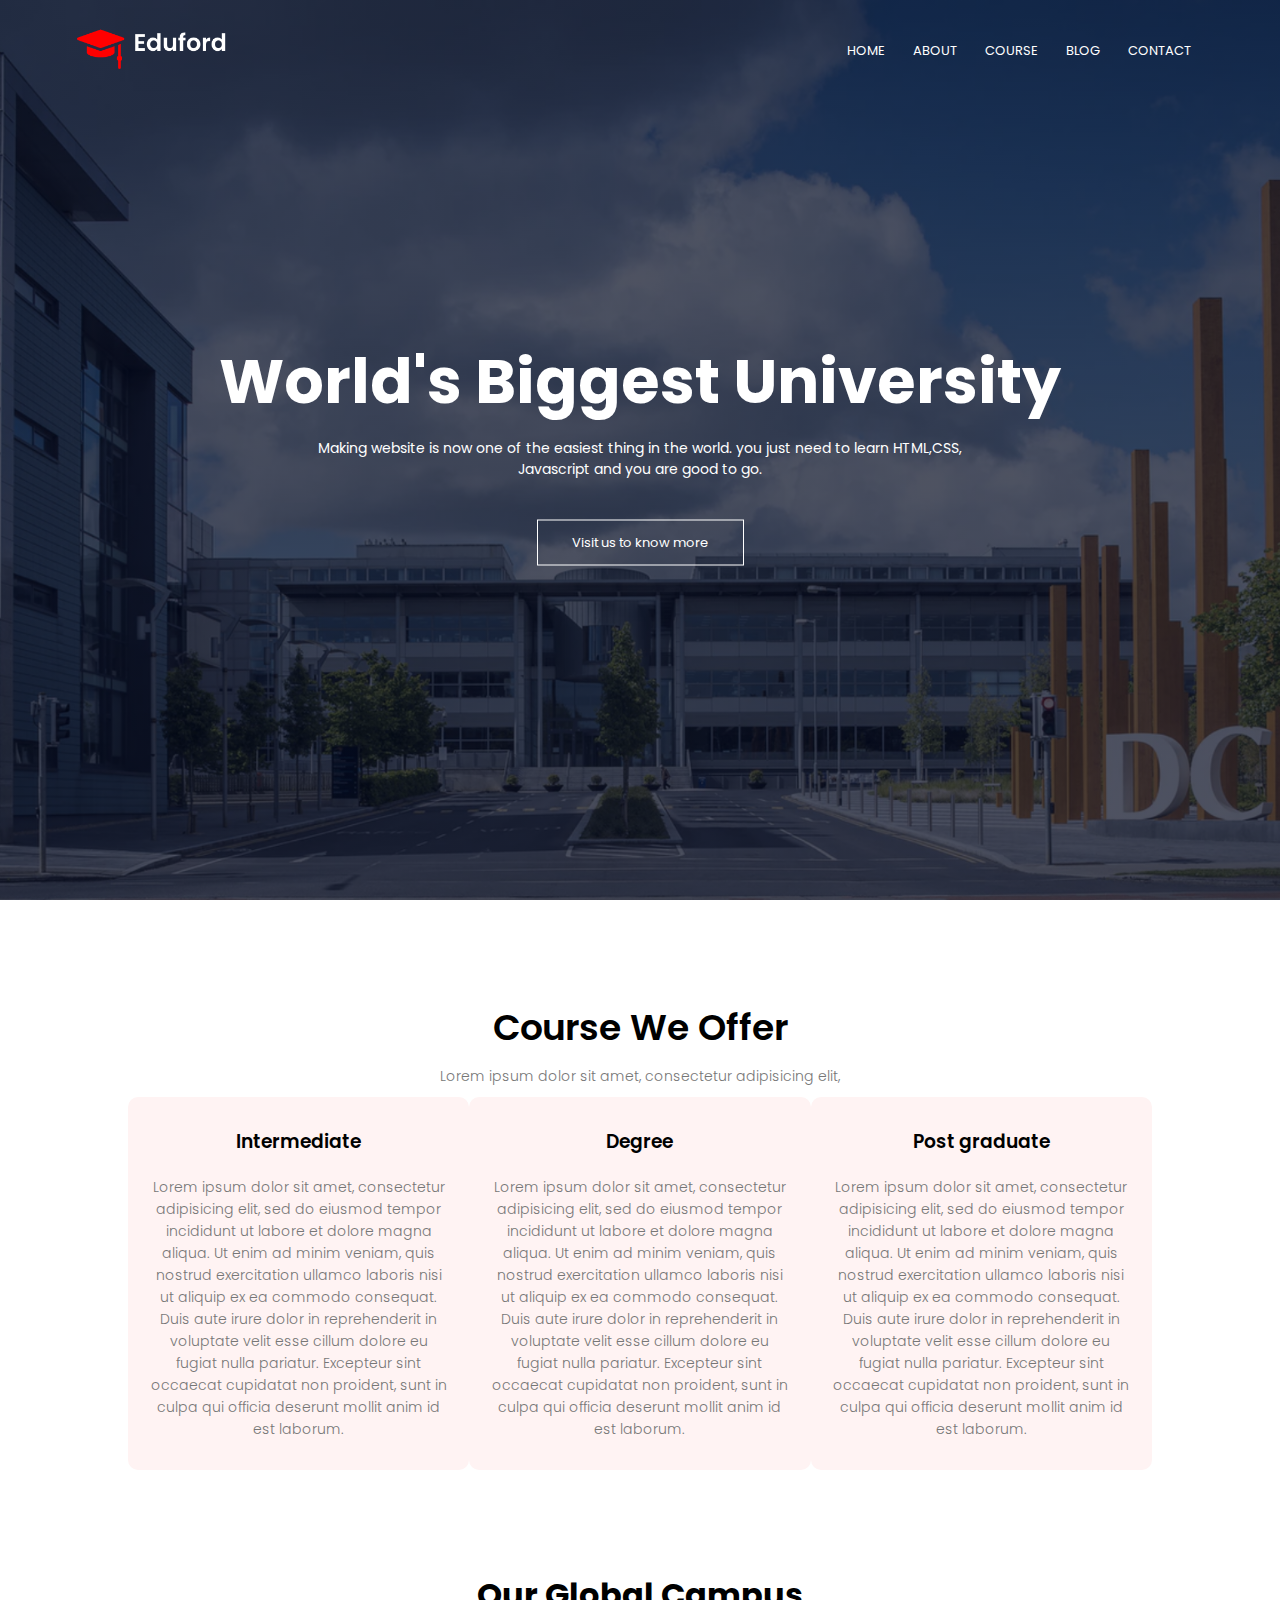
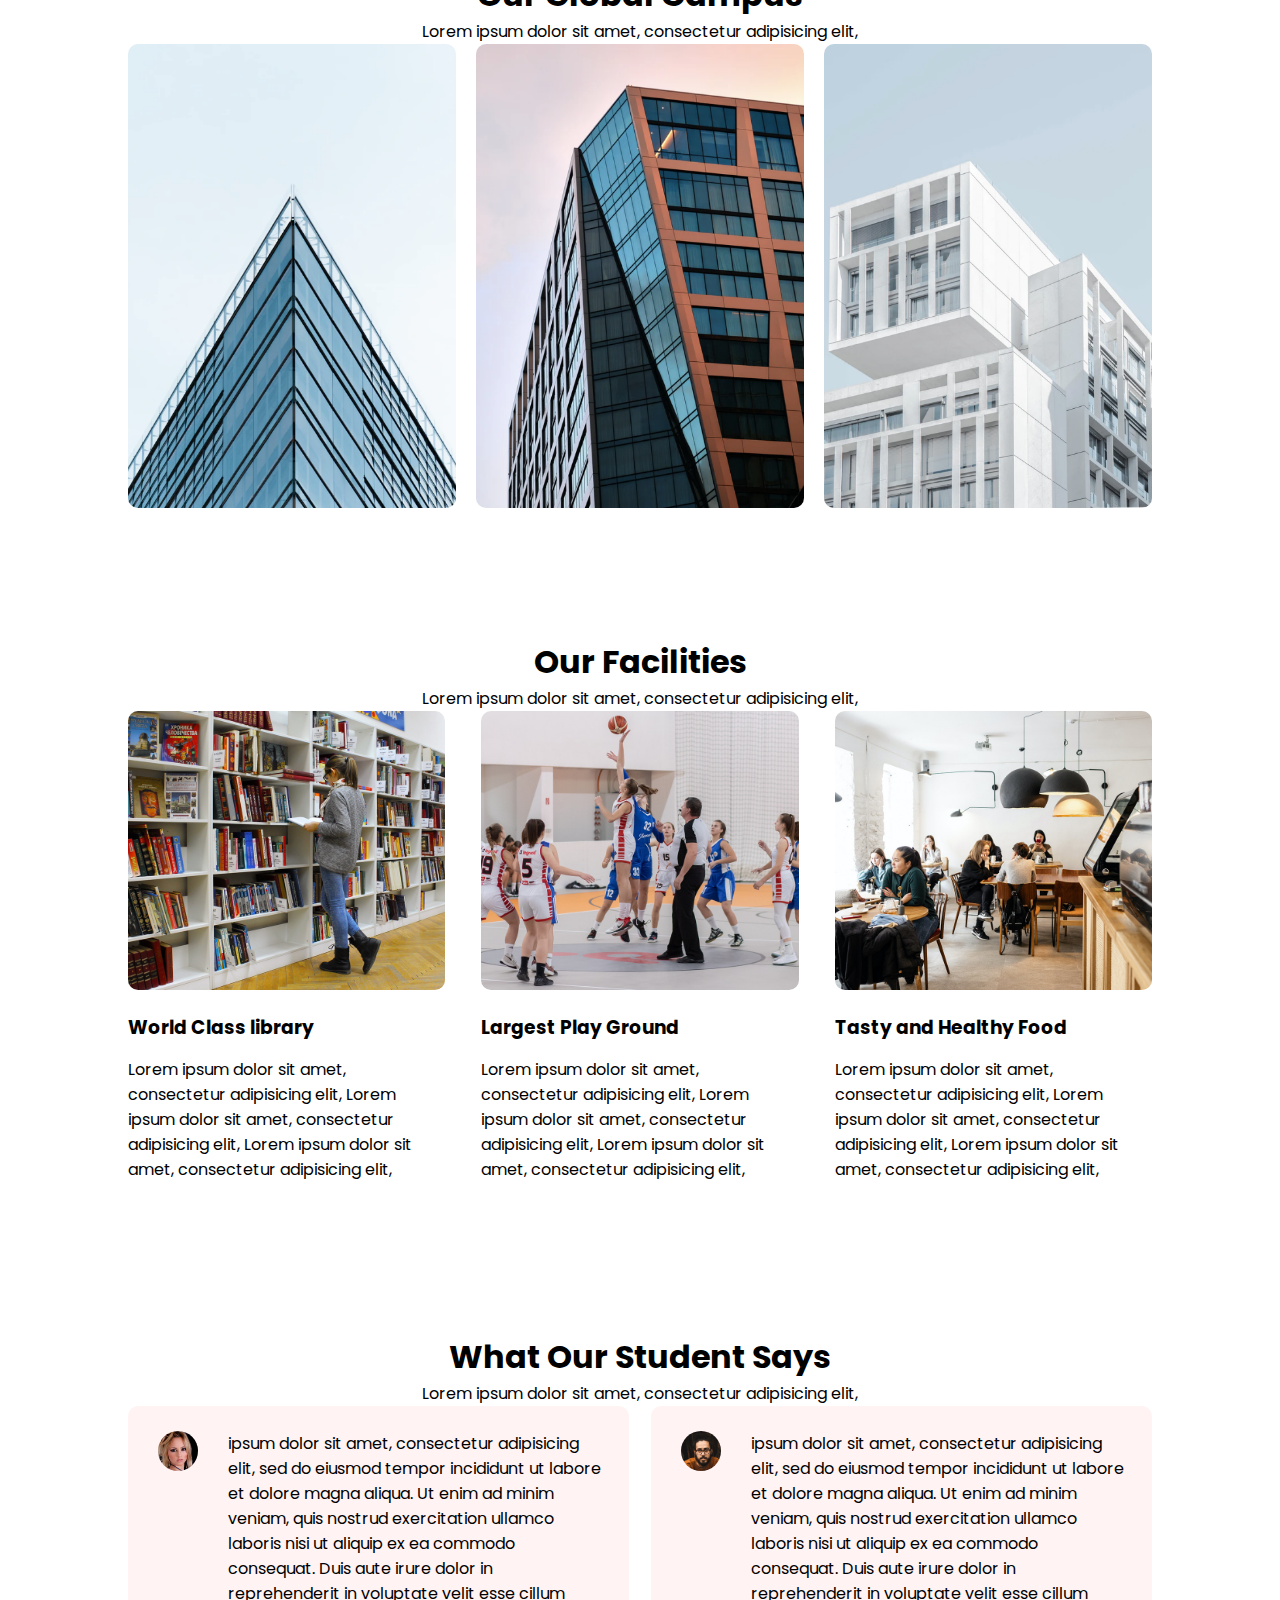
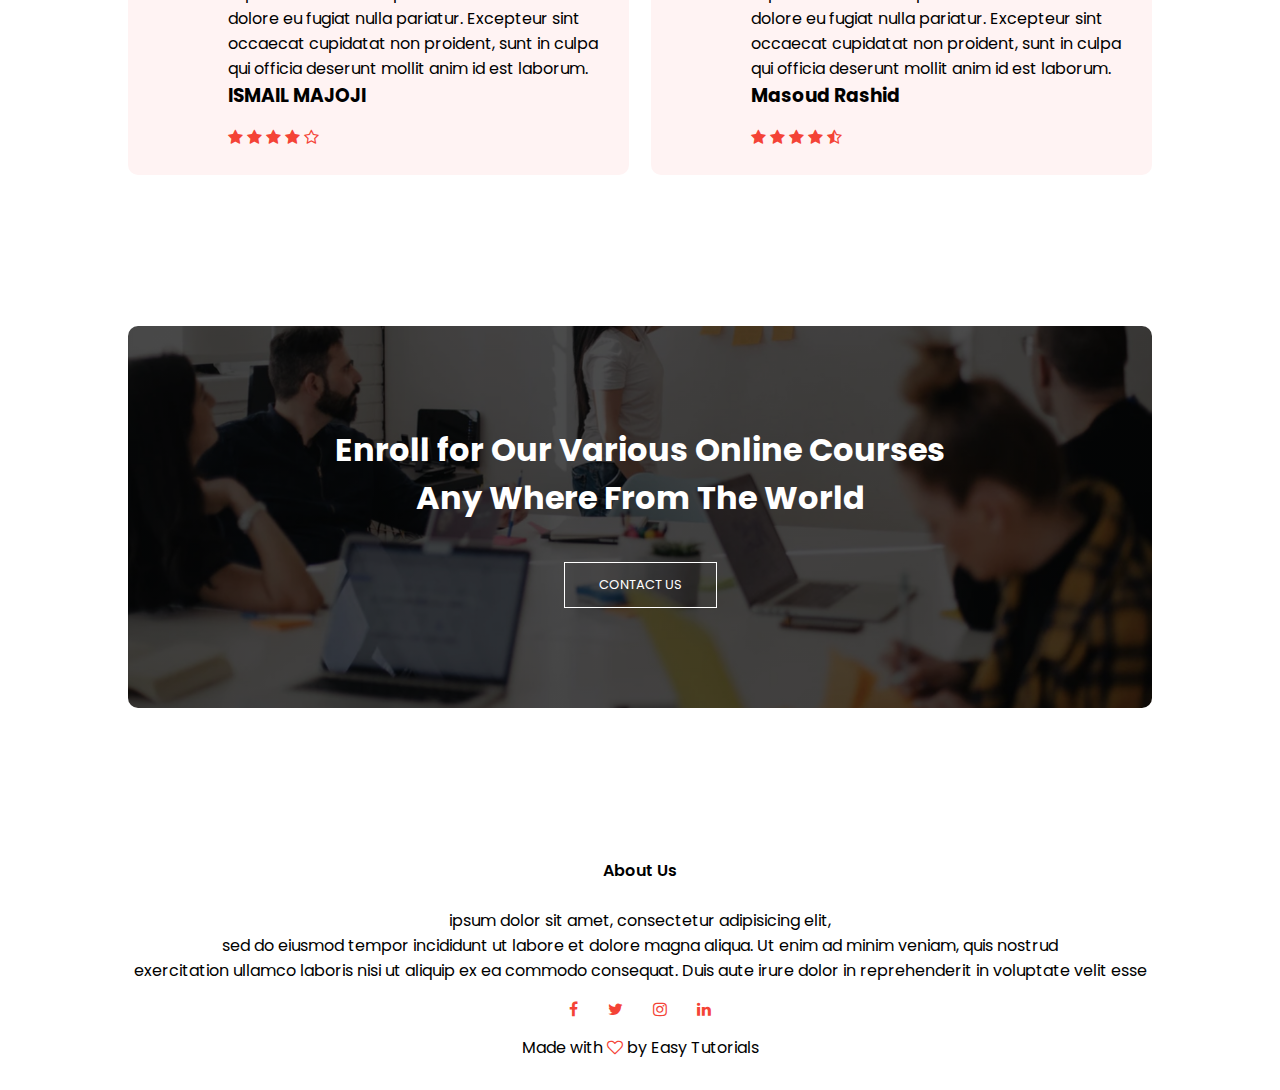
<file: htmlpage/index.html>
<!DOCTYPE html>
<html>
<head>
	
	<meta name="viewport" content="width=device-width, initial-scale=1.0">
	<title>University Website Design - Easy Tutorials</title>
	<link rel="stylesheet"  href="style.css">
	<link rel="preconnect" href="https://fonts.googleapis.com">
<link rel="preconnect" href="https://fonts.gstatic.com" crossorigin>
<link href="https://fonts.googleapis.com/css2?family=Poppins:ital,wght@0,300;0,400;0,700;1,200;1,500&display=swap" rel="stylesheet">
<link rel="stylesheet"  href="https://stackpath.bootstrapcdn.com/font-awesome/4.7.0/css/font-awesome.min.css">
</head>
<body>
	<section class="header">
		<nav>
			<a href="index.html">
				<img src="logo.png">
			</a>
			<div class="nav-links" id="navlinks">
			<i class="fa fa-times" onclick="hideMenu()"></i>
				<ul>
					    <li><a href="">HOME</a></li>
						<li><a href="">ABOUT</a></li>
						<li><a href="">COURSE</a></li>
						<li><a href="">BLOG</a></li>
						<li><a href="">CONTACT</a></li>
				</ul>
			</div>
			<i class="fa fa-bars" onclick="showMenu() "></i>
		</nav>
		<div class="text-box">
			<h1>World's Biggest University</h1>
			<p>Making website is now one of the easiest thing in the world. you just need to learn HTML,CSS,<br>Javascript and you are good to go.</p>
			<a href="" class="hero-btn">Visit us to know more </a>
		</div>
	</section>
	<!----------------------------------------course----------------------------------------------------->
	<section class="course">
		<h1>Course We Offer</h1>
		<p>Lorem ipsum dolor sit amet, consectetur adipisicing elit,</p> 
		<div class="row">
			<div class="course-col">
					<h3>Intermediate</h3>
					<p>
					Lorem ipsum dolor sit amet, consectetur adipisicing elit, sed do eiusmod
						tempor incididunt ut labore et dolore magna aliqua. Ut enim ad minim veniam,
						quis nostrud exercitation ullamco laboris nisi ut aliquip ex ea commodo
						consequat. Duis aute irure dolor in reprehenderit in voluptate velit esse
						cillum dolore eu fugiat nulla pariatur. Excepteur sint occaecat cupidatat non
						proident, sunt in culpa qui officia deserunt mollit anim id est laborum.
					</p>				
			</div>
				<div class="course-col">
					<h3>Degree</h3>
					<p>
					Lorem ipsum dolor sit amet, consectetur adipisicing elit, sed do eiusmod
						tempor incididunt ut labore et dolore magna aliqua. Ut enim ad minim veniam,
						quis nostrud exercitation ullamco laboris nisi ut aliquip ex ea commodo
						consequat. Duis aute irure dolor in reprehenderit in voluptate velit esse
						cillum dolore eu fugiat nulla pariatur. Excepteur sint occaecat cupidatat non
						proident, sunt in culpa qui officia deserunt mollit anim id est laborum.
					</p>				
			</div>
				<div class="course-col">
					<h3>Post graduate</h3>
					<p>
					Lorem ipsum dolor sit amet, consectetur adipisicing elit, sed do eiusmod
						tempor incididunt ut labore et dolore magna aliqua. Ut enim ad minim veniam,
						quis nostrud exercitation ullamco laboris nisi ut aliquip ex ea commodo
						consequat. Duis aute irure dolor in reprehenderit in voluptate velit esse
						cillum dolore eu fugiat nulla pariatur. Excepteur sint occaecat cupidatat non
						proident, sunt in culpa qui officia deserunt mollit anim id est laborum.
					</p>				
			</div>
		</div>
		
	</section>
	<!-----------------------------------------------campus------------------------------------------->
	<section class="campus">
		<h1>Our Global Campus</h1>
			<p>Lorem ipsum dolor sit amet, consectetur adipisicing elit,</p> 
			<div class="row">
				<div class="campus-col">
					<img src="london.png">
					<div class="layer">
						<h3>LONDON</h3>
					</div>
				</div>
					<div class="campus-col">
					<img src="newyork.png">
					<div class="layer">
						<h3>NEW YORK</h3>
					</div>
				</div>
					<div class="campus-col">
					<img src="washington.png">
					<div class="layer">
						<h3>WASHINGTON</h3>
					</div>
				</div>

			</div>
	</section>
	<!-----------------------------------Facilities------------------------->
	<section class="facilities">
		<h1>Our Facilities</h1>
		<p>Lorem ipsum dolor sit amet, consectetur adipisicing elit,</p> 
		<div class="row">
			<div class="facilities-col">
				<img src="library.png">
				<h3>World Class library</h3>
				<p><p>Lorem ipsum dolor sit amet, consectetur adipisicing elit,
				Lorem ipsum dolor sit amet, consectetur adipisicing elit,
			Lorem ipsum dolor sit amet, consectetur adipisicing elit, </p>
			</div>
			<div class="facilities-col">
				<img src="basketball.png">
				<h3>Largest Play Ground</h3>
				<p><p>Lorem ipsum dolor sit amet, consectetur adipisicing elit,
				Lorem ipsum dolor sit amet, consectetur adipisicing elit,
			Lorem ipsum dolor sit amet, consectetur adipisicing elit, </p>
			</div>
			<div class="facilities-col">
				<img src="cafeteria.png">
				<h3>Tasty and Healthy Food</h3>
				<p><p>Lorem ipsum dolor sit amet, consectetur adipisicing elit,
				Lorem ipsum dolor sit amet, consectetur adipisicing elit,
			Lorem ipsum dolor sit amet, consectetur adipisicing elit, </p>
			</div>
			
			
		</div>
	</section>

	<section class="testimonials">
				<h1>What Our Student Says</h1>
		<p>Lorem ipsum dolor sit amet, consectetur adipisicing elit,</p> 
		<div class="row">
			<div class="testimonials-col">
				<img src="user1.jpg">
				<div>
					 ipsum dolor sit amet, consectetur adipisicing elit, sed do eiusmod
					tempor incididunt ut labore et dolore magna aliqua. Ut enim ad minim veniam,
					quis nostrud exercitation ullamco laboris nisi ut aliquip ex ea commodo
					consequat. Duis aute irure dolor in reprehenderit in voluptate velit esse
					cillum dolore eu fugiat nulla pariatur. Excepteur sint occaecat cupidatat non
					proident, sunt in culpa qui officia deserunt mollit anim id est laborum.
					<h3>ISMAIL MAJOJI</h3>
					<i class="fa fa-star"></i>
					<i class="fa fa-star"></i>
					<i class="fa fa-star"></i>
					<i class="fa fa-star"></i>
					<i class="fa fa-star-o"></i>
				</div>
			</div>
			<div class="testimonials-col">
				<img src="user2.jpg">
				<div>
					 ipsum dolor sit amet, consectetur adipisicing elit, sed do eiusmod
					tempor incididunt ut labore et dolore magna aliqua. Ut enim ad minim veniam,
					quis nostrud exercitation ullamco laboris nisi ut aliquip ex ea commodo
					consequat. Duis aute irure dolor in reprehenderit in voluptate velit esse
					cillum dolore eu fugiat nulla pariatur. Excepteur sint occaecat cupidatat non
					proident, sunt in culpa qui officia deserunt mollit anim id est laborum.
					<h3>Masoud Rashid</h3>
					<i class="fa fa-star"></i>
					<i class="fa fa-star"></i>
					<i class="fa fa-star"></i>
					<i class="fa fa-star"></i>
					<i class="fa fa-star-half-o"></i>
				</div>
			</div>
		</div>
	</section>

	<!----------------------------------Call To Action----------------------->

	<section class="cta">
		<h1>Enroll for Our Various Online Courses<br> Any Where From The World</h1>
		<a href="" class="hero-btn">CONTACT US</a>
		
	</section>

	<!----------------------------------Call To Action----------------------->

<section class="footer">
	<h4>About Us</h4>
	<p> ipsum dolor sit amet, consectetur adipisicing elit,<br> sed do eiusmod
		tempor incididunt ut labore et dolore magna aliqua. Ut enim ad minim veniam,
		quis nostrud<br> exercitation ullamco laboris nisi ut aliquip ex ea commodo
		consequat. Duis aute irure dolor in reprehenderit in voluptate velit esse</p>
		<div class="icons">
						<i class="fa fa-facebook"></i>
						<i class="fa fa-twitter"></i>
						<i class="fa fa-instagram"></i>
						<i class="fa fa-linkedin"></i>									

		</div>
		<p>Made with <i class="fa fa-heart-o"></i> by Easy Tutorials</p>
</section>




















	<script >
		var navlinks=document.getElementById("navlinks");
		function showMenu() {

			navlinks.style.right = "0";
		}

		function hideMenu() {
			navlinks.style.right = "-200px";
		}
	</script>

</body>
</html>
</file>
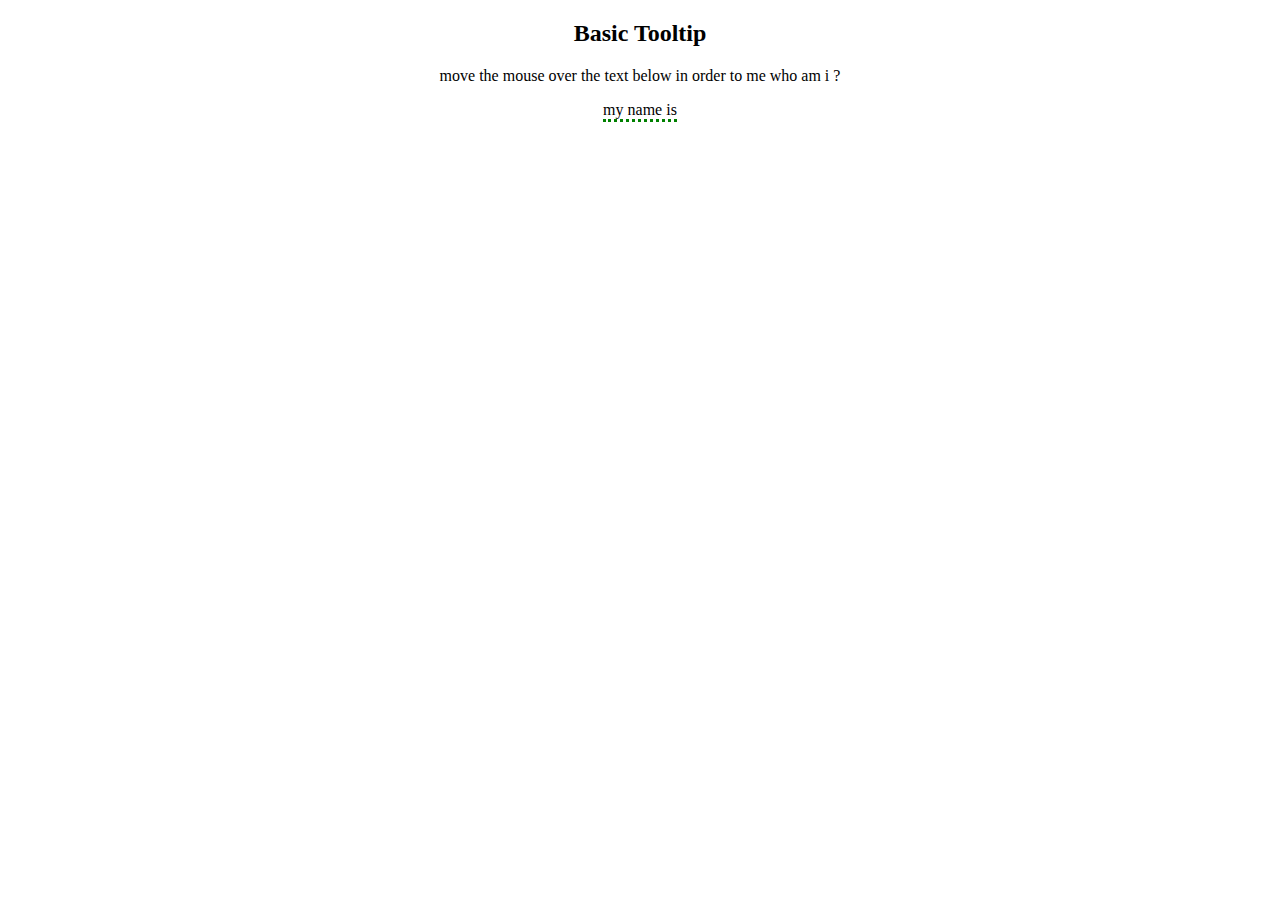
<file: htmlpage/tootip.html>
<!DOCTYPE html>
<html>
<head>
	<style type="text/css">
		.tooltip{
			position: relative;
			display: inline-block;
			border-bottom: 3px dotted green;
		}
		.tooltip  .tooltipText{
			width: 200px;
			height: 200px;
			padding: 19px 0;
			top: -19px;
			right: 105%;
			position: absolute;
			z-index: 1;
			background-color: #555;
			color: white;
			border-radius: 85px;
			text-align: center;
			visibility: hidden;
			background-image: radial-gradient(circle,red,yellow,green);
		}
		.tooltip:hover .tooltipText{
			visibility: visible;
		}
	</style>
	<meta charset="utf-8">
	<meta name="viewport" content="width=device-width, initial-scale=1">
	<title></title>
</head>
<body style="text-align: center;">
	<h2>Basic Tooltip</h2>
	<p>move the mouse over the text below in order to me who am i ?</p>
	<div class="tooltip">
		my name is <span class="tooltipText"> THE SUN</span>
	</div>
</body>
</html>
</file>
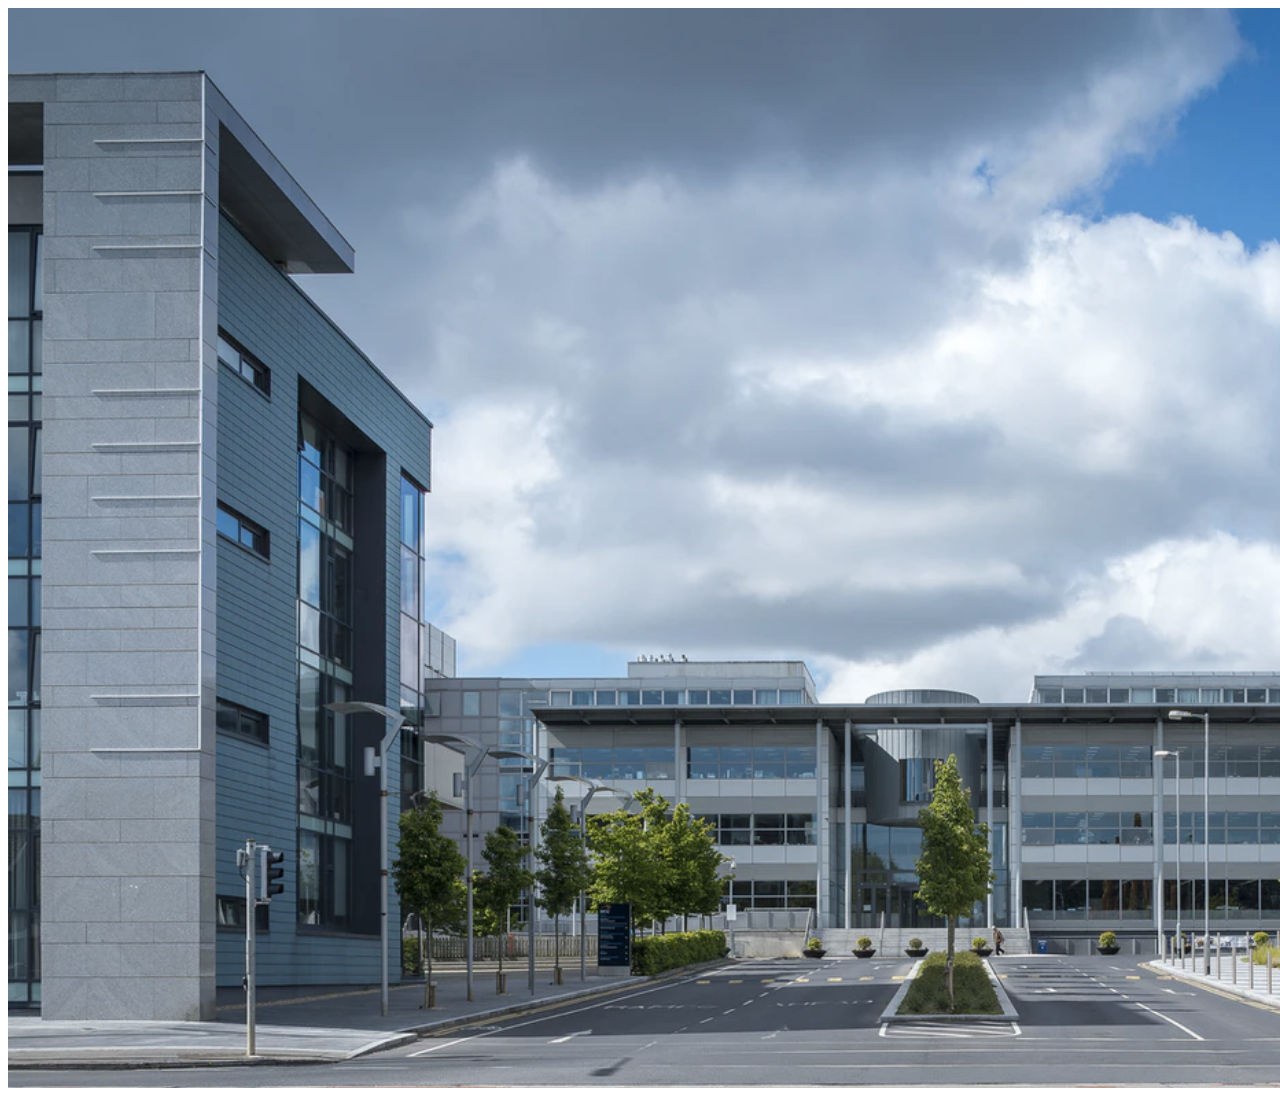
<file: htmlpage/webiste.html>
<!DOCTYPE html>
<html>
<head>
	<meta charset="utf-8">
	<meta name="viewport" content="width=device-width, initial-scale=1">
	<title></title>
</head>
<body>
	<img src="banner.png">
</body>
</html>
</file>
<file: htmlpage/style.css>
*{
	margin: 0;
	padding: 0;
	font-family: 'Poppins', sans-serif;
	}
	.header{
		min-height: 100vh;
		width: 100%;
		background-image: linear-gradient(rgba(4, 9, 30, 0.7),rgba(4, 9, 30, 0.7)), url(banner.png);
		background-position: center;
		background-size: cover;
		position: relative;
	}
	nav{
		display: flex;
		padding: 2% 6%;
		justify-content: space-between;
		align-items: center;
	}

	nav img{
		width: 150px;

	}

	.nav-links{

		flex: 1;
		text-align: right;
	}
	.nav-links ul li{
		list-style: none;
		display: inline-block;
		padding: 8px 12px;
		position: relative;
	}
	.nav-links ul li a{
		color: #fff;
		text-decoration: none;
		font-size: 13px;
	}

	.nav-links ul li::after{
		content: " ";
		width: 0%;
		height: 2px;
		background: #f44336;
		display: block;
		margin: auto;
	
		transition: 0.5s;
	

	}
	.nav-links ul li:hover::after{
		
		width: 100%;
	}
	.text-box{
		width: 90%;
		color: #fff;
		position: absolute;
		top: 50%;
		left: 50%;
		transform: translate(-50%,-50%);
		text-align: center;
	}
	.text-box h1{
		font-size: 62px;
	}
	.text-box p{
		margin: 10px 0 40px;
		font-size: 14px;
		color: #fff;
	}
	.hero-btn{
		display: inline-block;
		text-decoration: none;
		color: #fff;
		border: 1px solid #fff;
		padding: 12px 34px;
		font-size: 13px;
		background: transparent;
		position: relative;
		cursor: pointer;
	}

	.hero-btn:hover{
		border: 1px solid #f44336;
		background: #f44336;
		transition: 1s;
	}
	nav .fa{
		display: none;
	}
	@media(max-width: 700px){
		.text-box h1{
			font-size: 20px;
		}
		.nav-links ul li{
			display: block;
		}
		.nav-links{
			position: absolute;
			background: #ff4436;
			height: 100vh;
			width: 200px;
			top: 0;
			right: -200px;
			text-align: left;
			z-index: 2;
			ransition: 1s;
		}
		nav .fa{
			display: block;
			color: #fff;
			margin: 20px;
			font-size: 22px;
			cursor: pointer;
		}
		.nav-links ul{
			padding: 30px;
		}
		.row{
			flex-direction: column;
		}
	}

	.course{
		width: 80%;
		margin: auto;
		text-align: center;
		padding-top: 100px;
	}

	.course h1{
		font-size: 36px;
		font-weight: 600;

	}
	.course p{
		color: #777;
		font-size: 14px;
		font-weight: 300;
		line-height: 22px;
		padding: 10px ;
	}
	.row{
		margin-top: 5%px;
		display: flex;
		justify-content: space-between;
	}
	.course-col{
		flex-basis: 31;
		background: #fff3f3;
		border-radius: 10px;
		margin-bottom: 5%;
		padding: 20px 12px;
		box-sizing: border-box;
		transition: 0.5s;
	}
	.course-col h3{
		text-align: center;
		font-weight: 600;
		margin: 10px 0;
	}
	.course-col:hover{
		box-shadow: 0 0 20px 0px rgba(0, 0, 0, 0.2);
	}
	/*----------------------campus------------------*/
	.campus{
		width: 80%;
		margin: auto;
		text-align: center;
		padding-top: 50px;
	}

	.campus-col{
		flex-basis: 32%;
		border-radius: 10px;
		margin-bottom: 30px;
		position: relative;
		overflow: hidden;
	}
	.campus-col img{
		width: 100%;
		display: block;
	}
	.layer{
		background:transparent;
		height: 100%;
		width: 100%;
		position: absolute;
		top: 0;
		left: 0;
		transition: 0.5s;

	}
	.layer:hover{
		background: rgba(226, 0, 0, 0.7);
	}
	.layer h3{
		width: 100%;
		font-weight: 500;
		color: #fff;
		font-size: 26px;
		bottom: 0;
		left: 50%;
		transform: translate(-50%);
		position: absolute;
		opacity: 0;
		transition: 0.5s;
	}
	.layer:hover h3{
		bottom: 49%;
		opacity: 1;
	}


	/*-------------------------------------Facilities-----------------------------------------*/

	.facilities{
		width: 80%;
		margin: auto;
		text-align: center;
		padding-top: 100px;
	}
	.facilities-col{
		flex-basis: 31%;
		border-radius: 10px;
		margin-bottom: 5%;
		text-align:left ;
	}
	.facilities-col img{
		width: 100%;
		border-radius: 10px;
	}
	.facilities-col p{
		padding: 0;

	}
	.facilities-col h3{
		margin-top: 16px;
		margin-bottom: 15px;
		text-align: left;
	}
	/*-----------------------------------testimonials------------------------*/
	.testimonials{
		width: 80%;
		margin: auto;
		text-align: center;
		padding-top: 100px;
	} 
	.testimonials-col{
		flex-basis: 44%;
		border-radius: 10px;
		margin-bottom: 5%;
		text-align: left;
		background: #fff3f3;
		padding: 25PX;
		cursor: pointer;
		display: flex;
	}	
	 	
.testimonials-col img{
	height: 40px;
	margin-left: 5px;
	margin-right: 30px;
	border-radius: 50%;
}
.testimonials-col p{
	padding: 0;
}
.testimonials-col h3{
	margin-bottom: 15px;
	text-align: left;
}
.testimonials-col .fa{
	color: #f44336;
}

@media(max-width: 700px){

	.testimonials-col img{
	
	margin-left: 0px;
	margin-right: 15px;


}

}


/*-----------------------Calll to action--------------------------*/



.cta{
	margin: 100px auto;
	width: 80%;
	background: linear-gradient(rgba(0, 0, 0, 0.7),rgba(0, 0, 0, 0.7)),url(banner2.jpg);
	background-position: center;
	background-size: cover;
	border-radius: 10px;
	text-align: center;
	padding: 100px 0;
}

.cta h1{
	color:#ffffff;
	margin-bottom: 40px;
	padding: 0;

}
@media(max-width: 700px)
{
	.cta h1{
		font-size: 24px;
	}
}

/*-----------------------Footer--------------------------*/

	.footer{
		width: 100%;
		text-align: center;
		padding: 30px 0;
	}
.footer h4{
	margin-bottom: 25px;
	margin-top: 20px;
	font-weight: 600;
	
}

.icons .fa{
	color: #f44336;
	margin: 0 13px;
	cursor: pointer;
	padding: 18px 0;
}

.fa-heart-o{
	color: #f44336;
}
</file>
